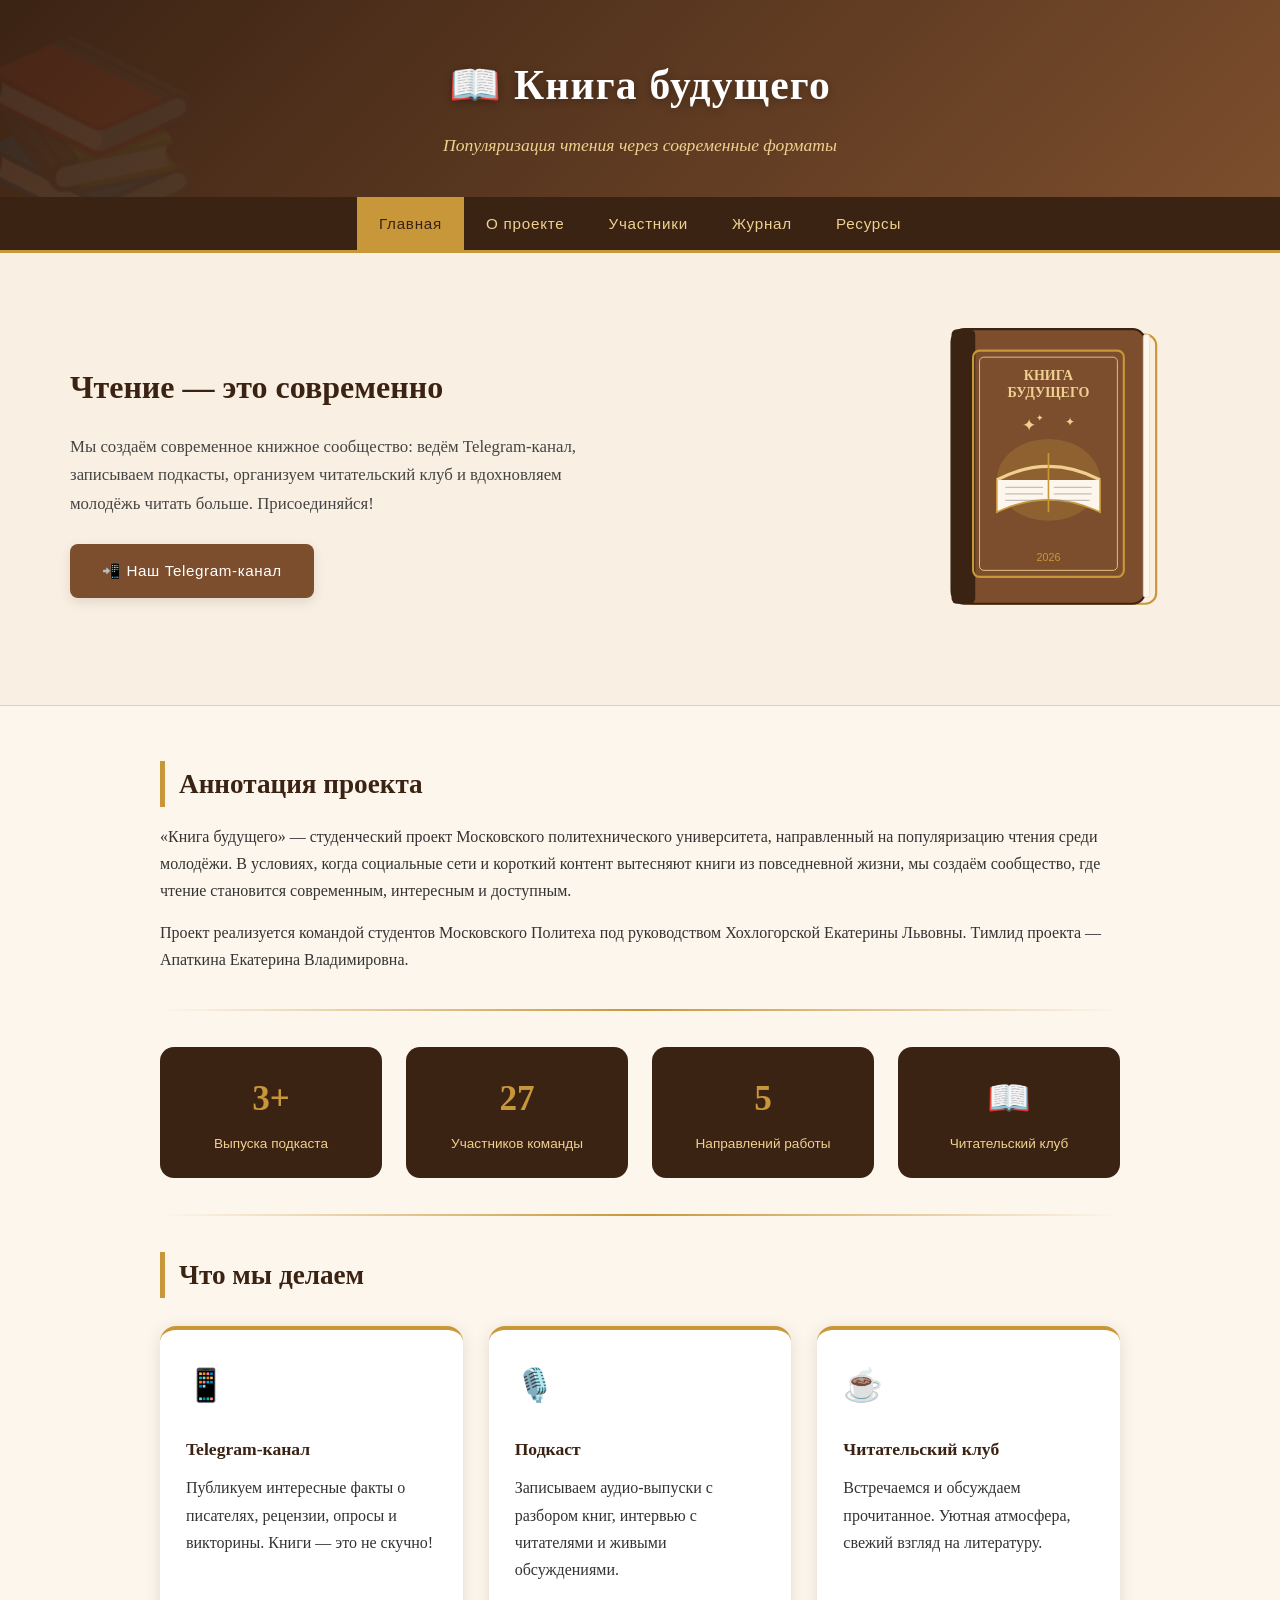
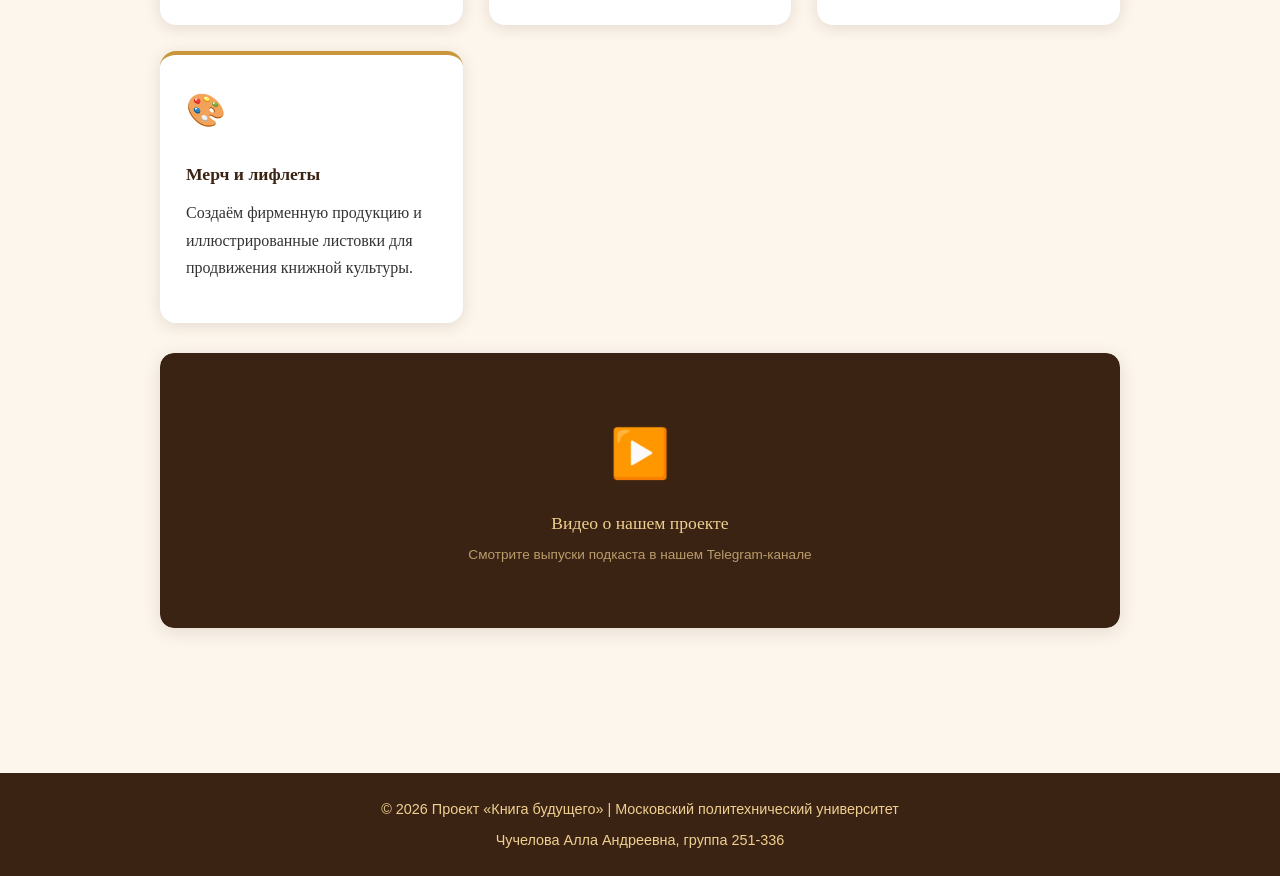
<file: site/index.html>
<!DOCTYPE html>
<html lang="ru">
<head>
  <meta charset="UTF-8">
  <meta name="viewport" content="width=device-width, initial-scale=1.0">
  <title>Книга будущего — Главная</title>
  <link rel="stylesheet" href="css/style.css">
</head>
<body>

<header>
  <h1>📖 Книга будущего</h1>
  <p>Популяризация чтения через современные форматы</p>
</header>

<nav>
  <a href="index.html" class="active">Главная</a>
  <a href="about.html">О проекте</a>
  <a href="team.html">Участники</a>
  <a href="journal.html">Журнал</a>
  <a href="resources.html">Ресурсы</a>
</nav>

<section class="hero">
  <div class="hero-text">
    <h2>Чтение — это современно</h2>
    <p>Мы создаём современное книжное сообщество: ведём Telegram-канал, записываем подкасты, организуем читательский клуб и вдохновляем молодёжь читать больше. Присоединяйся!</p>
    <a href="https://t.me/" class="btn">📲 Наш Telegram-канал</a>
  </div>

  <!-- SVG иллюстрация книги -->
  <div class="book-visual">
    <svg viewBox="0 0 260 300" xmlns="http://www.w3.org/2000/svg" class="book-svg-wrap">
      <!-- Фон страницы -->
      <rect x="30" y="20" width="180" height="250" rx="10" fill="#f9f0e3" stroke="#c8973a" stroke-width="2"/>
      <!-- Обложка -->
      <rect x="20" y="15" width="180" height="255" rx="12" fill="#7c4e2d" stroke="#3b2314" stroke-width="2"/>
      <!-- Корешок -->
      <rect x="20" y="15" width="22" height="255" rx="5" fill="#3b2314"/>
      <!-- Страницы (ребро) -->
      <rect x="198" y="20" width="6" height="244" rx="2" fill="#fdf6ec" stroke="#e0d0b0" stroke-width="0.5"/>
      <!-- Декоративная рамка на обложке -->
      <rect x="40" y="35" width="140" height="210" rx="6" fill="none" stroke="#c8973a" stroke-width="2"/>
      <rect x="46" y="41" width="128" height="198" rx="4" fill="none" stroke="#f0d090" stroke-width="0.8"/>
      <!-- Иллюстрация — раскрытая книга -->
      <ellipse cx="110" cy="155" rx="48" ry="38" fill="#c8973a" opacity="0.25"/>
      <path d="M62 155 Q110 130 158 155" stroke="#f0d090" stroke-width="3" fill="none"/>
      <path d="M62 155 L62 185 Q110 162 158 185 L158 155" fill="#fdf6ec" stroke="#c8973a" stroke-width="1.5"/>
      <line x1="110" y1="130" x2="110" y2="185" stroke="#c8973a" stroke-width="1.5"/>
      <!-- Линии текста на левой стр. -->
      <line x1="70" y1="162" x2="105" y2="162" stroke="#888" stroke-width="1.2" opacity="0.5"/>
      <line x1="70" y1="168" x2="105" y2="168" stroke="#888" stroke-width="1.2" opacity="0.5"/>
      <line x1="70" y1="174" x2="100" y2="174" stroke="#888" stroke-width="1.2" opacity="0.5"/>
      <!-- Линии текста на правой стр. -->
      <line x1="115" y1="162" x2="150" y2="162" stroke="#888" stroke-width="1.2" opacity="0.5"/>
      <line x1="115" y1="168" x2="150" y2="168" stroke="#888" stroke-width="1.2" opacity="0.5"/>
      <line x1="115" y1="174" x2="148" y2="174" stroke="#888" stroke-width="1.2" opacity="0.5"/>
      <!-- Звёздочки -->
      <text x="85" y="110" font-size="16" fill="#f0d090">✦</text>
      <text x="125" y="105" font-size="11" fill="#f0d090">✦</text>
      <text x="98" y="100" font-size="8" fill="#f0d090">✦</text>
      <!-- Название на обложке -->
      <text x="110" y="62" text-anchor="middle" font-family="Georgia,serif" font-size="13" fill="#f0d090" font-weight="bold">КНИГА</text>
      <text x="110" y="78" text-anchor="middle" font-family="Georgia,serif" font-size="13" fill="#f0d090" font-weight="bold">БУДУЩЕГО</text>
      <!-- Год -->
      <text x="110" y="230" text-anchor="middle" font-family="Arial,sans-serif" font-size="10" fill="#c8973a">2026</text>
    </svg>
  </div>
</section>

<section class="content">
  <h2>Аннотация проекта</h2>
  <p>«Книга будущего» — студенческий проект Московского политехнического университета, направленный на популяризацию чтения среди молодёжи. В условиях, когда социальные сети и короткий контент вытесняют книги из повседневной жизни, мы создаём сообщество, где чтение становится современным, интересным и доступным.</p>
  <p>Проект реализуется командой студентов Московского Политеха под руководством Хохлогорской Екатерины Львовны. Тимлид проекта — Апаткина Екатерина Владимировна.</p>

  <div class="divider"></div>

  <div class="stats">
    <div class="stat-box">
      <span class="num">3+</span>
      <span class="label">Выпуска подкаста</span>
    </div>
    <div class="stat-box">
      <span class="num">27</span>
      <span class="label">Участников команды</span>
    </div>
    <div class="stat-box">
      <span class="num">5</span>
      <span class="label">Направлений работы</span>
    </div>
    <div class="stat-box">
      <span class="num">📖</span>
      <span class="label">Читательский клуб</span>
    </div>
  </div>

  <div class="divider"></div>

  <h2>Что мы делаем</h2>
  <div class="cards">
    <div class="card">
      <span class="emoji">📱</span>
      <h3>Telegram-канал</h3>
      <p>Публикуем интересные факты о писателях, рецензии, опросы и викторины. Книги — это не скучно!</p>
    </div>
    <div class="card">
      <span class="emoji">🎙️</span>
      <h3>Подкаст</h3>
      <p>Записываем аудио-выпуски с разбором книг, интервью с читателями и живыми обсуждениями.</p>
    </div>
    <div class="card">
      <span class="emoji">☕</span>
      <h3>Читательский клуб</h3>
      <p>Встречаемся и обсуждаем прочитанное. Уютная атмосфера, свежий взгляд на литературу.</p>
    </div>
    <div class="card">
      <span class="emoji">🎨</span>
      <h3>Мерч и лифлеты</h3>
      <p>Создаём фирменную продукцию и иллюстрированные листовки для продвижения книжной культуры.</p>
    </div>
  </div>

  <div class="video-wrap">
    <div class="video-placeholder">
      <span class="play-icon">▶️</span>
      Видео о нашем проекте<br>
      <small style="opacity:0.7; font-family: Arial, sans-serif; font-size: 0.85rem;">Смотрите выпуски подкаста в нашем Telegram-канале</small>
    </div>
  </div>

</section>

<footer>
  <p>© 2026 Проект «Книга будущего» | Московский политехнический университет</p>
  <p style="margin-top:6px;">Чучелова Алла Андреевна, группа 251-336</p>
</footer>

</body>
</html>
</file>
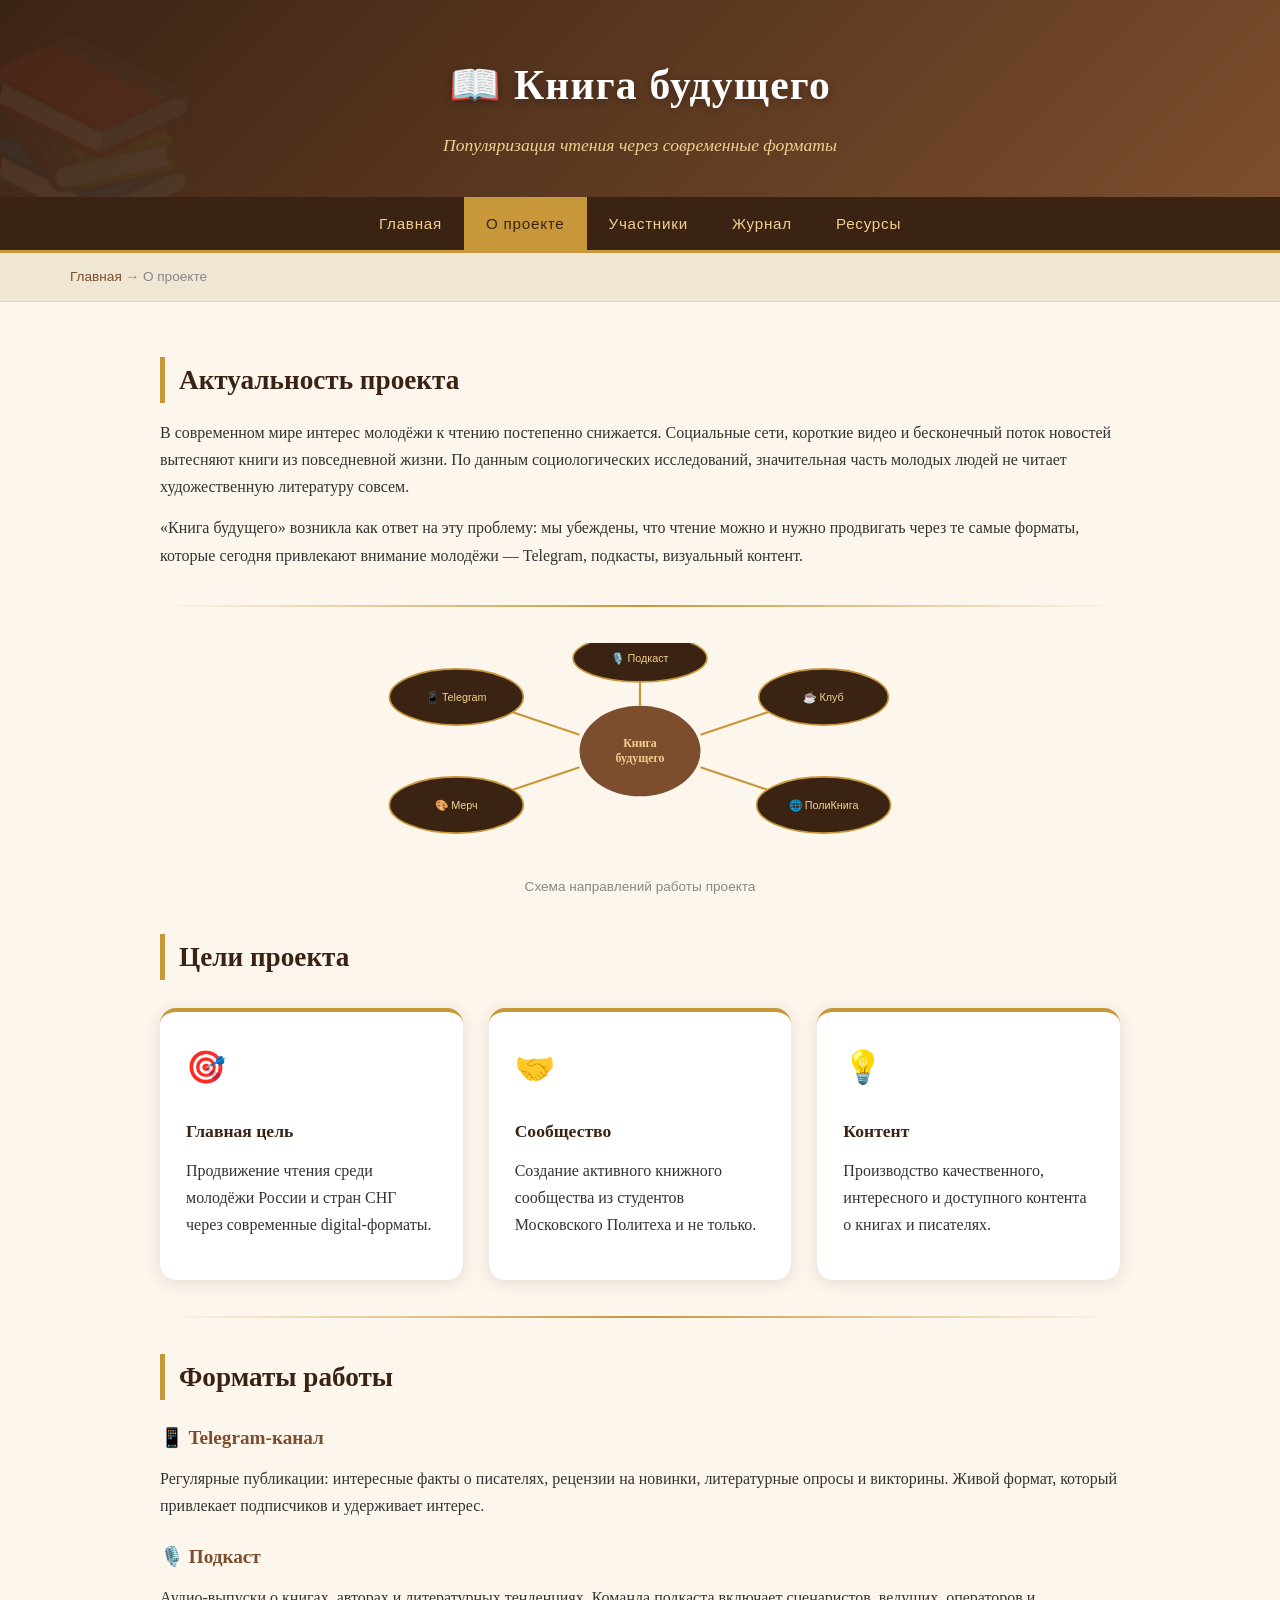
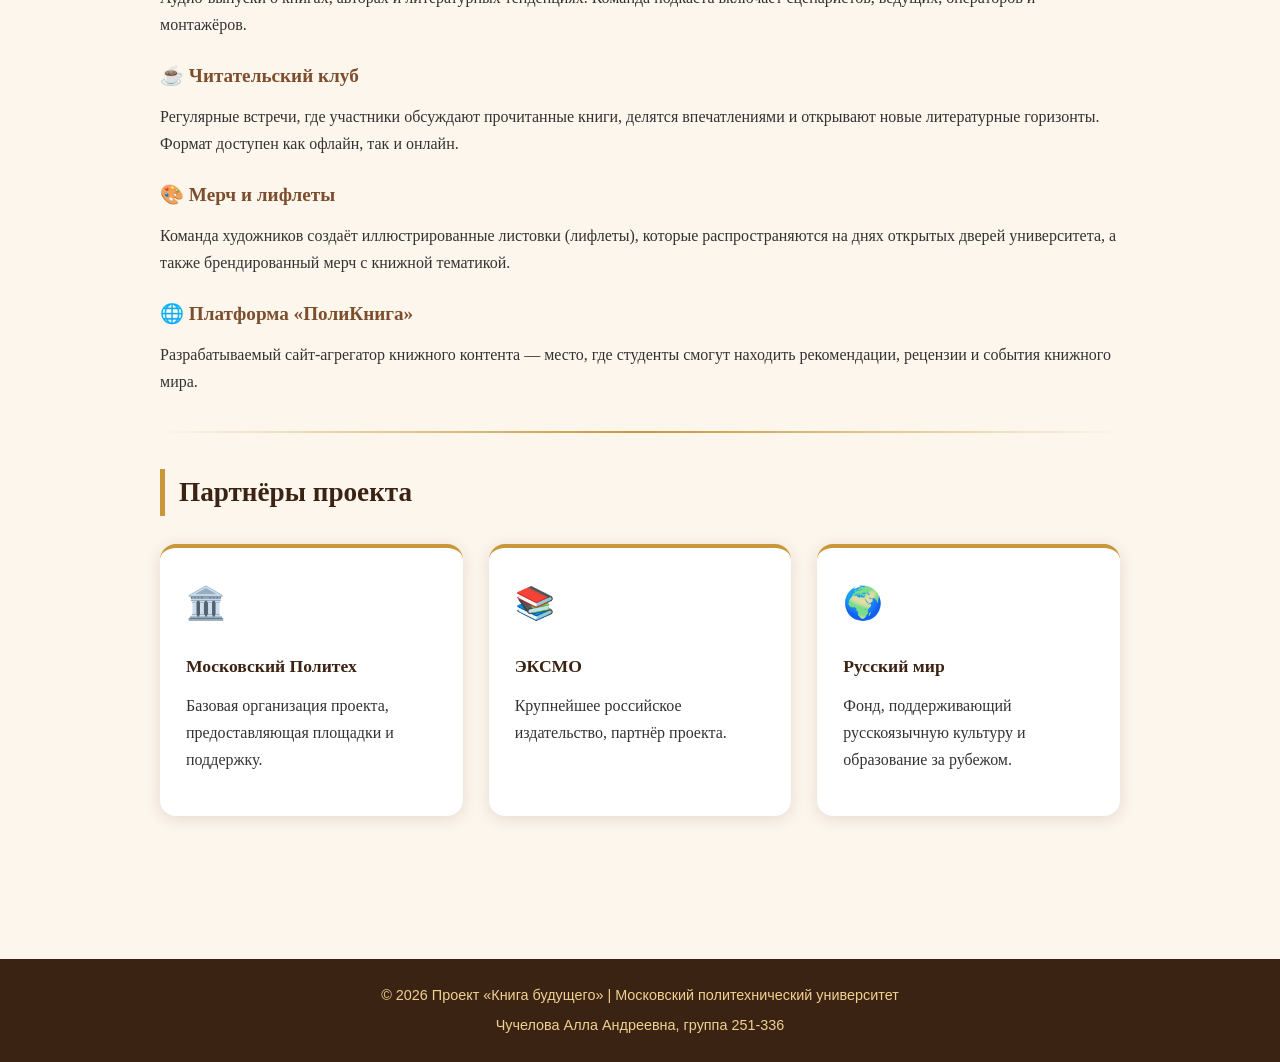
<file: site/about.html>
<!DOCTYPE html>
<html lang="ru">
<head>
  <meta charset="UTF-8">
  <meta name="viewport" content="width=device-width, initial-scale=1.0">
  <title>О проекте — Книга будущего</title>
  <link rel="stylesheet" href="css/style.css">
</head>
<body>

<header>
  <h1>📖 Книга будущего</h1>
  <p>Популяризация чтения через современные форматы</p>
</header>

<nav>
  <a href="index.html">Главная</a>
  <a href="about.html" class="active">О проекте</a>
  <a href="team.html">Участники</a>
  <a href="journal.html">Журнал</a>
  <a href="resources.html">Ресурсы</a>
</nav>

<div class="breadcrumb"><a href="index.html">Главная</a> → О проекте</div>

<section class="content">
  <h2>Актуальность проекта</h2>
  <p>В современном мире интерес молодёжи к чтению постепенно снижается. Социальные сети, короткие видео и бесконечный поток новостей вытесняют книги из повседневной жизни. По данным социологических исследований, значительная часть молодых людей не читает художественную литературу совсем.</p>
  <p>«Книга будущего» возникла как ответ на эту проблему: мы убеждены, что чтение можно и нужно продвигать через те самые форматы, которые сегодня привлекают внимание молодёжи — Telegram, подкасты, визуальный контент.</p>

  <div class="divider"></div>

  <!-- SVG — диаграмма направлений -->
  <div style="text-align:center; margin: 20px 0 36px;">
    <svg viewBox="0 0 500 200" xmlns="http://www.w3.org/2000/svg" style="max-width:540px; width:100%;">
      <!-- Центр -->
      <ellipse cx="250" cy="100" rx="56" ry="42" fill="#7c4e2d"/>
      <text x="250" y="96" text-anchor="middle" font-family="Georgia,serif" font-size="11" fill="#f0d090" font-weight="bold">Книга</text>
      <text x="250" y="110" text-anchor="middle" font-family="Georgia,serif" font-size="11" fill="#f0d090" font-weight="bold">будущего</text>
      <!-- Линии -->
      <line x1="194" y1="85" x2="105" y2="55" stroke="#c8973a" stroke-width="2"/>
      <line x1="250" y1="58" x2="250" y2="20" stroke="#c8973a" stroke-width="2"/>
      <line x1="306" y1="85" x2="395" y2="55" stroke="#c8973a" stroke-width="2"/>
      <line x1="194" y1="115" x2="105" y2="145" stroke="#c8973a" stroke-width="2"/>
      <line x1="306" y1="115" x2="395" y2="145" stroke="#c8973a" stroke-width="2"/>
      <!-- Узлы -->
      <ellipse cx="80" cy="50" rx="62" ry="26" fill="#3b2314" stroke="#c8973a" stroke-width="1.5"/>
      <text x="80" y="54" text-anchor="middle" font-family="Arial,sans-serif" font-size="10" fill="#f0d090">📱 Telegram</text>
      <ellipse cx="250" cy="14" rx="62" ry="22" fill="#3b2314" stroke="#c8973a" stroke-width="1.5"/>
      <text x="250" y="18" text-anchor="middle" font-family="Arial,sans-serif" font-size="10" fill="#f0d090">🎙️ Подкаст</text>
      <ellipse cx="420" cy="50" rx="60" ry="26" fill="#3b2314" stroke="#c8973a" stroke-width="1.5"/>
      <text x="420" y="54" text-anchor="middle" font-family="Arial,sans-serif" font-size="10" fill="#f0d090">☕ Клуб</text>
      <ellipse cx="80" cy="150" rx="62" ry="26" fill="#3b2314" stroke="#c8973a" stroke-width="1.5"/>
      <text x="80" y="154" text-anchor="middle" font-family="Arial,sans-serif" font-size="10" fill="#f0d090">🎨 Мерч</text>
      <ellipse cx="420" cy="150" rx="62" ry="26" fill="#3b2314" stroke="#c8973a" stroke-width="1.5"/>
      <text x="420" y="154" text-anchor="middle" font-family="Arial,sans-serif" font-size="10" fill="#f0d090">🌐 ПолиКнига</text>
    </svg>
    <p style="font-size:0.85rem; color:#888; font-family:Arial,sans-serif; margin-top:8px;">Схема направлений работы проекта</p>
  </div>

  <h2>Цели проекта</h2>
  <div class="cards">
    <div class="card">
      <span class="emoji">🎯</span>
      <h3>Главная цель</h3>
      <p>Продвижение чтения среди молодёжи России и стран СНГ через современные digital-форматы.</p>
    </div>
    <div class="card">
      <span class="emoji">🤝</span>
      <h3>Сообщество</h3>
      <p>Создание активного книжного сообщества из студентов Московского Политеха и не только.</p>
    </div>
    <div class="card">
      <span class="emoji">💡</span>
      <h3>Контент</h3>
      <p>Производство качественного, интересного и доступного контента о книгах и писателях.</p>
    </div>
  </div>

  <div class="divider"></div>

  <h2>Форматы работы</h2>

  <h3>📱 Telegram-канал</h3>
  <p>Регулярные публикации: интересные факты о писателях, рецензии на новинки, литературные опросы и викторины. Живой формат, который привлекает подписчиков и удерживает интерес.</p>

  <h3>🎙️ Подкаст</h3>
  <p>Аудио-выпуски о книгах, авторах и литературных тенденциях. Команда подкаста включает сценаристов, ведущих, операторов и монтажёров.</p>

  <h3>☕ Читательский клуб</h3>
  <p>Регулярные встречи, где участники обсуждают прочитанные книги, делятся впечатлениями и открывают новые литературные горизонты. Формат доступен как офлайн, так и онлайн.</p>

  <h3>🎨 Мерч и лифлеты</h3>
  <p>Команда художников создаёт иллюстрированные листовки (лифлеты), которые распространяются на днях открытых дверей университета, а также брендированный мерч с книжной тематикой.</p>

  <h3>🌐 Платформа «ПолиКнига»</h3>
  <p>Разрабатываемый сайт-агрегатор книжного контента — место, где студенты смогут находить рекомендации, рецензии и события книжного мира.</p>

  <div class="divider"></div>

  <h2>Партнёры проекта</h2>
  <div class="cards">
    <div class="card">
      <span class="emoji">🏛️</span>
      <h3>Московский Политех</h3>
      <p>Базовая организация проекта, предоставляющая площадки и поддержку.</p>
    </div>
    <div class="card">
      <span class="emoji">📚</span>
      <h3>ЭКСМО</h3>
      <p>Крупнейшее российское издательство, партнёр проекта.</p>
    </div>
    <div class="card">
      <span class="emoji">🌍</span>
      <h3>Русский мир</h3>
      <p>Фонд, поддерживающий русскоязычную культуру и образование за рубежом.</p>
    </div>
  </div>

</section>

<footer>
  <p>© 2026 Проект «Книга будущего» | Московский политехнический университет</p>
  <p style="margin-top:6px;">Чучелова Алла Андреевна, группа 251-336</p>
</footer>

</body>
</html>
</file>
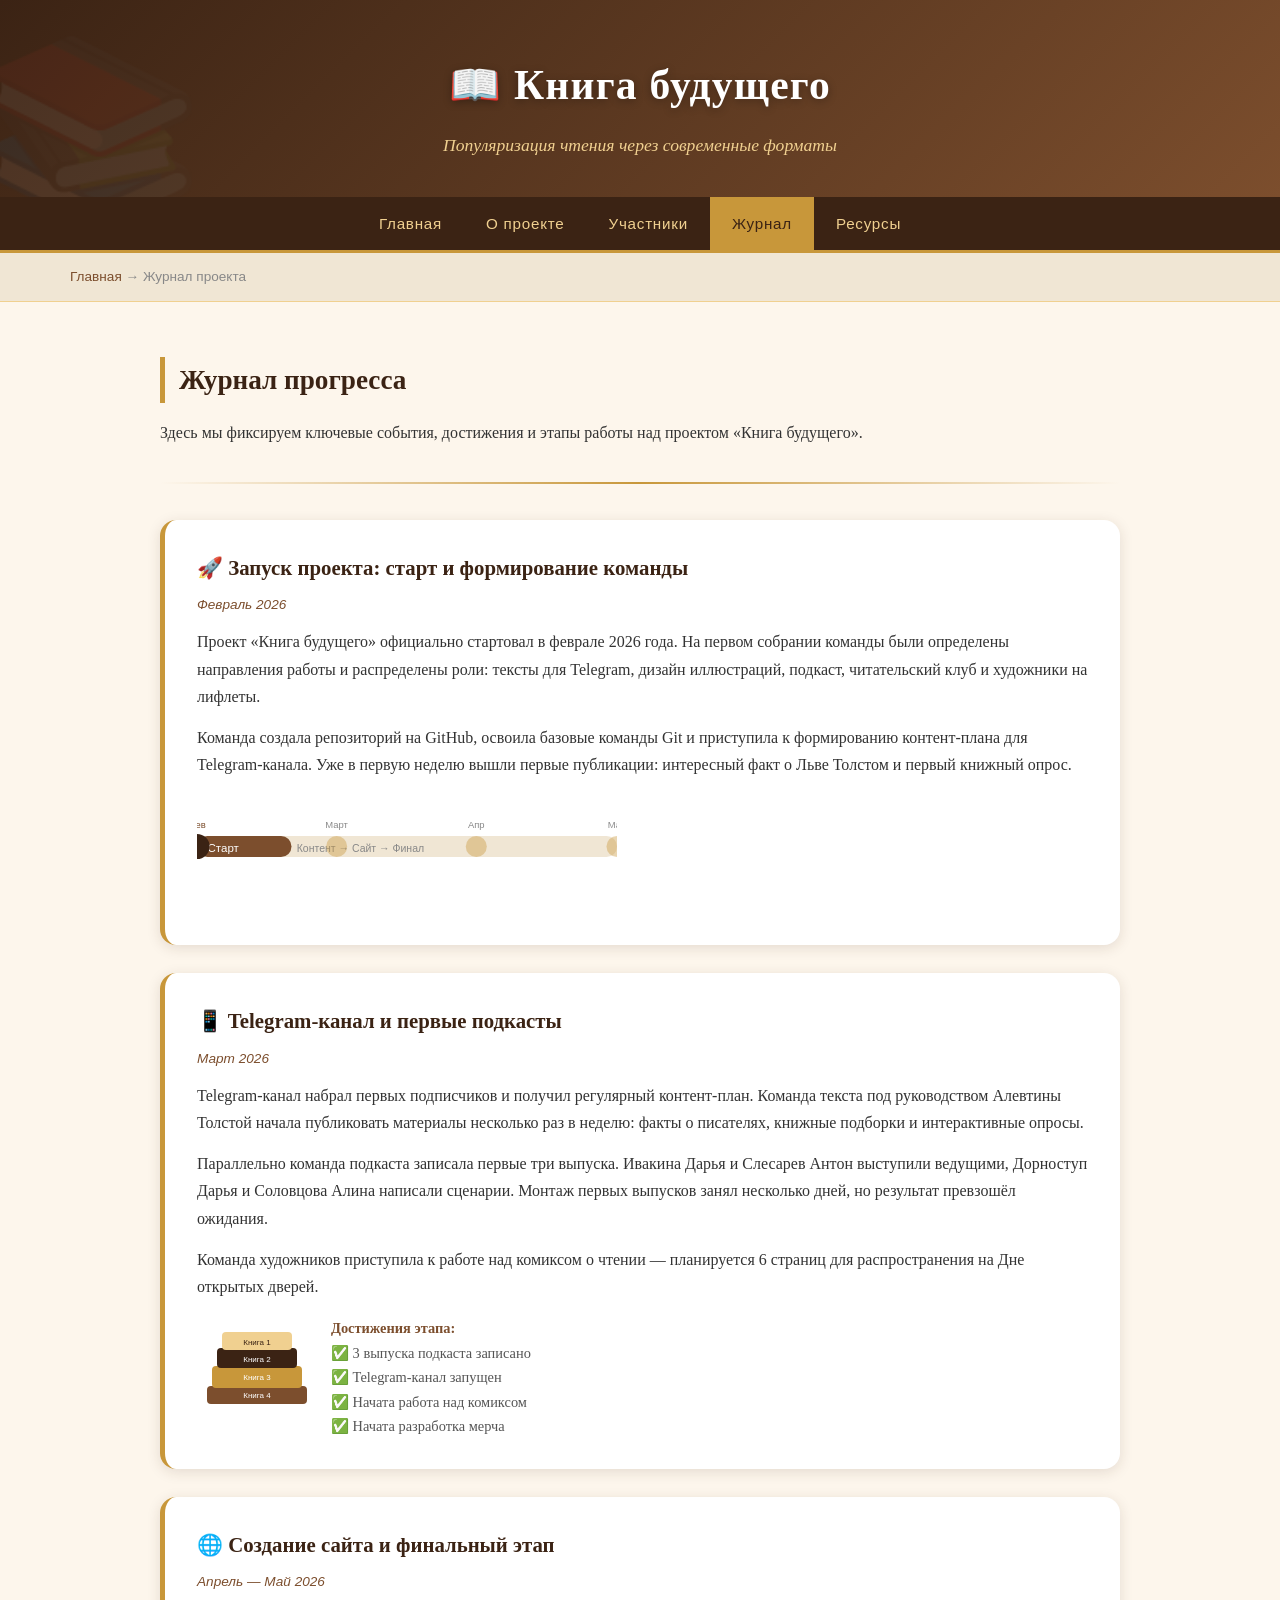
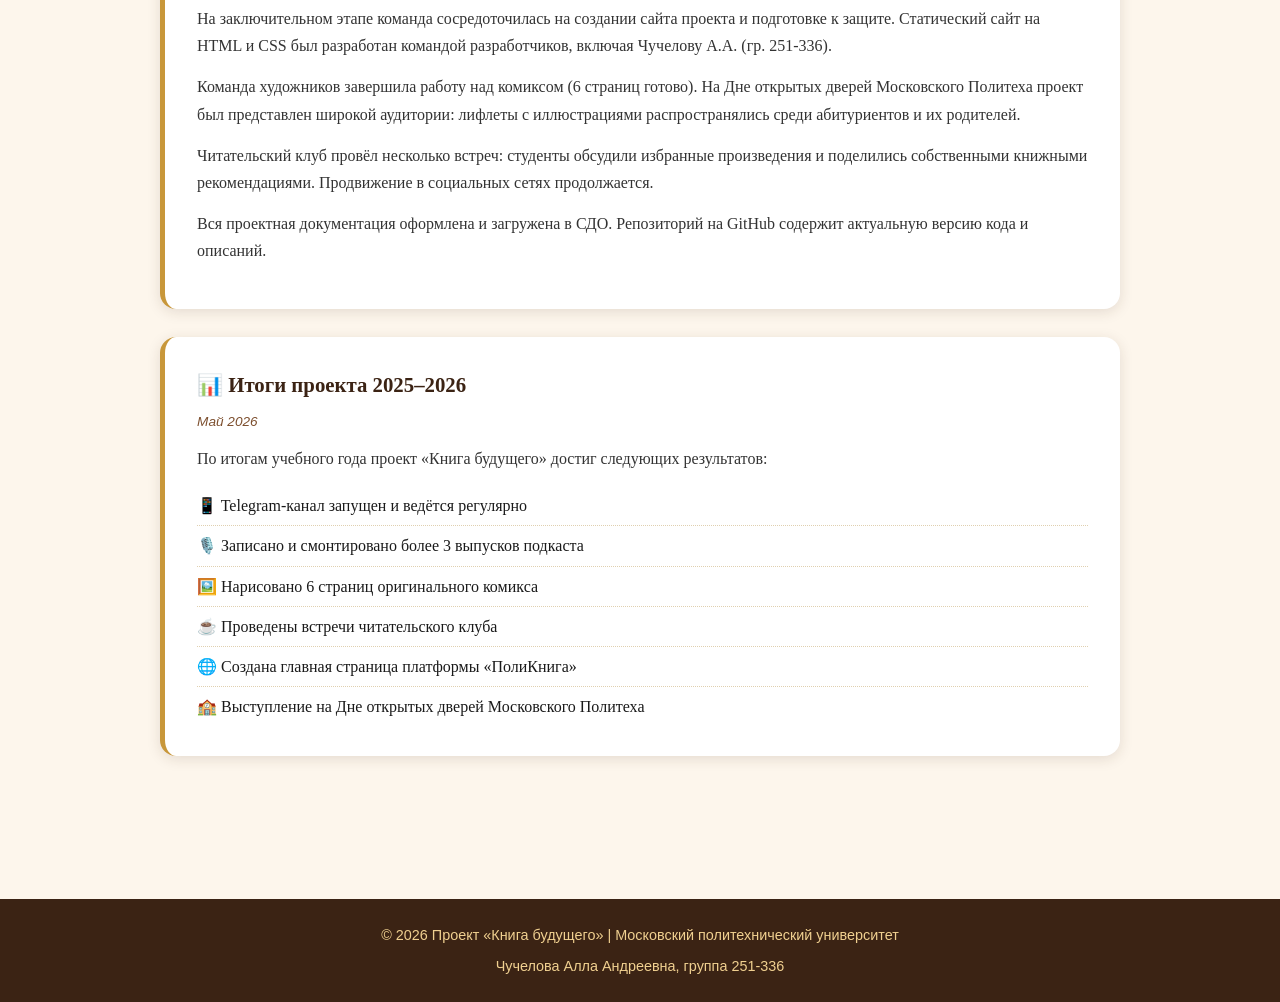
<file: site/journal.html>
<!DOCTYPE html>
<html lang="ru">
<head>
  <meta charset="UTF-8">
  <meta name="viewport" content="width=device-width, initial-scale=1.0">
  <title>Журнал проекта — Книга будущего</title>
  <link rel="stylesheet" href="css/style.css">
</head>
<body>

<header>
  <h1>📖 Книга будущего</h1>
  <p>Популяризация чтения через современные форматы</p>
</header>

<nav>
  <a href="index.html">Главная</a>
  <a href="about.html">О проекте</a>
  <a href="team.html">Участники</a>
  <a href="journal.html" class="active">Журнал</a>
  <a href="resources.html">Ресурсы</a>
</nav>

<div class="breadcrumb"><a href="index.html">Главная</a> → Журнал проекта</div>

<section class="content">
  <h2>Журнал прогресса</h2>
  <p>Здесь мы фиксируем ключевые события, достижения и этапы работы над проектом «Книга будущего».</p>

  <div class="divider"></div>

  <div class="post">
    <h2>🚀 Запуск проекта: старт и формирование команды</h2>
    <div class="date">Февраль 2026</div>
    <p>Проект «Книга будущего» официально стартовал в феврале 2026 года. На первом собрании команды были определены направления работы и распределены роли: тексты для Telegram, дизайн иллюстраций, подкаст, читательский клуб и художники на лифлеты.</p>
    <p>Команда создала репозиторий на GitHub, освоила базовые команды Git и приступила к формированию контент-плана для Telegram-канала. Уже в первую неделю вышли первые публикации: интересный факт о Льве Толстом и первый книжный опрос.</p>

    <!-- SVG — иллюстрация запуска -->
    <svg viewBox="0 0 400 100" xmlns="http://www.w3.org/2000/svg" style="width:100%;max-width:420px;margin:16px 0;display:block;">
      <rect x="0" y="40" width="400" height="20" rx="10" fill="#f0e6d4"/>
      <rect x="0" y="40" width="90" height="20" rx="10" fill="#7c4e2d"/>
      <text x="10" y="55" font-family="Arial,sans-serif" font-size="11" fill="white">Старт</text>
      <text x="95" y="55" font-family="Arial,sans-serif" font-size="10" fill="#888">Контент → Сайт → Финал</text>
      <circle cx="0" cy="50" r="12" fill="#3b2314"/>
      <circle cx="133" cy="50" r="10" fill="#c8973a" opacity="0.4"/>
      <circle cx="266" cy="50" r="10" fill="#c8973a" opacity="0.4"/>
      <circle cx="400" cy="50" r="10" fill="#c8973a" opacity="0.4"/>
      <text x="0" y="32" text-anchor="middle" font-family="Arial,sans-serif" font-size="9" fill="#7c4e2d">Фев</text>
      <text x="133" y="32" text-anchor="middle" font-family="Arial,sans-serif" font-size="9" fill="#888">Март</text>
      <text x="266" y="32" text-anchor="middle" font-family="Arial,sans-serif" font-size="9" fill="#888">Апр</text>
      <text x="400" y="32" text-anchor="middle" font-family="Arial,sans-serif" font-size="9" fill="#888">Май</text>
    </svg>
  </div>

  <div class="post">
    <h2>📱 Telegram-канал и первые подкасты</h2>
    <div class="date">Март 2026</div>
    <p>Telegram-канал набрал первых подписчиков и получил регулярный контент-план. Команда текста под руководством Алевтины Толстой начала публиковать материалы несколько раз в неделю: факты о писателях, книжные подборки и интерактивные опросы.</p>
    <p>Параллельно команда подкаста записала первые три выпуска. Ивакина Дарья и Слесарев Антон выступили ведущими, Дорноступ Дарья и Соловцова Алина написали сценарии. Монтаж первых выпусков занял несколько дней, но результат превзошёл ожидания.</p>
    <p>Команда художников приступила к работе над комиксом о чтении — планируется 6 страниц для распространения на Дне открытых дверей.</p>

    <div style="display:flex; gap:14px; flex-wrap:wrap; margin-top:16px;">
      <!-- Мини-иллюстрация: стек книг -->
      <svg viewBox="0 0 120 100" xmlns="http://www.w3.org/2000/svg" style="width:120px;height:100px;">
        <rect x="10" y="70" width="100" height="18" rx="4" fill="#7c4e2d"/>
        <rect x="15" y="50" width="90" height="22" rx="4" fill="#c8973a"/>
        <rect x="20" y="32" width="80" height="20" rx="4" fill="#3b2314"/>
        <rect x="25" y="16" width="70" height="18" rx="4" fill="#f0d090"/>
        <text x="60" y="82" text-anchor="middle" font-family="Arial" font-size="8" fill="white">Книга 4</text>
        <text x="60" y="64" text-anchor="middle" font-family="Arial" font-size="8" fill="white">Книга 3</text>
        <text x="60" y="46" text-anchor="middle" font-family="Arial" font-size="8" fill="white">Книга 2</text>
        <text x="60" y="29" text-anchor="middle" font-family="Arial" font-size="8" fill="#3b2314">Книга 1</text>
      </svg>
      <div style="font-size:0.9rem; color:#555; flex:1; min-width:200px;">
        <strong style="color:#7c4e2d;">Достижения этапа:</strong><br>
        ✅ 3 выпуска подкаста записано<br>
        ✅ Telegram-канал запущен<br>
        ✅ Начата работа над комиксом<br>
        ✅ Начата разработка мерча
      </div>
    </div>
  </div>

  <div class="post">
    <h2>🌐 Создание сайта и финальный этап</h2>
    <div class="date">Апрель — Май 2026</div>
    <p>На заключительном этапе команда сосредоточилась на создании сайта проекта и подготовке к защите. Статический сайт на HTML и CSS был разработан командой разработчиков, включая Чучелову А.А. (гр. 251-336).</p>
    <p>Команда художников завершила работу над комиксом (6 страниц готово). На Дне открытых дверей Московского Политеха проект был представлен широкой аудитории: лифлеты с иллюстрациями распространялись среди абитуриентов и их родителей.</p>
    <p>Читательский клуб провёл несколько встреч: студенты обсудили избранные произведения и поделились собственными книжными рекомендациями. Продвижение в социальных сетях продолжается.</p>
    <p>Вся проектная документация оформлена и загружена в СДО. Репозиторий на GitHub содержит актуальную версию кода и описаний.</p>
  </div>

  <div class="post">
    <h2>📊 Итоги проекта 2025–2026</h2>
    <div class="date">Май 2026</div>
    <p>По итогам учебного года проект «Книга будущего» достиг следующих результатов:</p>
    <ul style="list-style: none; padding: 0; margin-top: 12px;">
      <li style="padding: 6px 0; border-bottom: 1px dotted #e0d0b0;">📱 Telegram-канал запущен и ведётся регулярно</li>
      <li style="padding: 6px 0; border-bottom: 1px dotted #e0d0b0;">🎙️ Записано и смонтировано более 3 выпусков подкаста</li>
      <li style="padding: 6px 0; border-bottom: 1px dotted #e0d0b0;">🖼️ Нарисовано 6 страниц оригинального комикса</li>
      <li style="padding: 6px 0; border-bottom: 1px dotted #e0d0b0;">☕ Проведены встречи читательского клуба</li>
      <li style="padding: 6px 0; border-bottom: 1px dotted #e0d0b0;">🌐 Создана главная страница платформы «ПолиКнига»</li>
      <li style="padding: 6px 0;">🏫 Выступление на Дне открытых дверей Московского Политеха</li>
    </ul>
  </div>

</section>

<footer>
  <p>© 2026 Проект «Книга будущего» | Московский политехнический университет</p>
  <p style="margin-top:6px;">Чучелова Алла Андреевна, группа 251-336</p>
</footer>

</body>
</html>
</file>
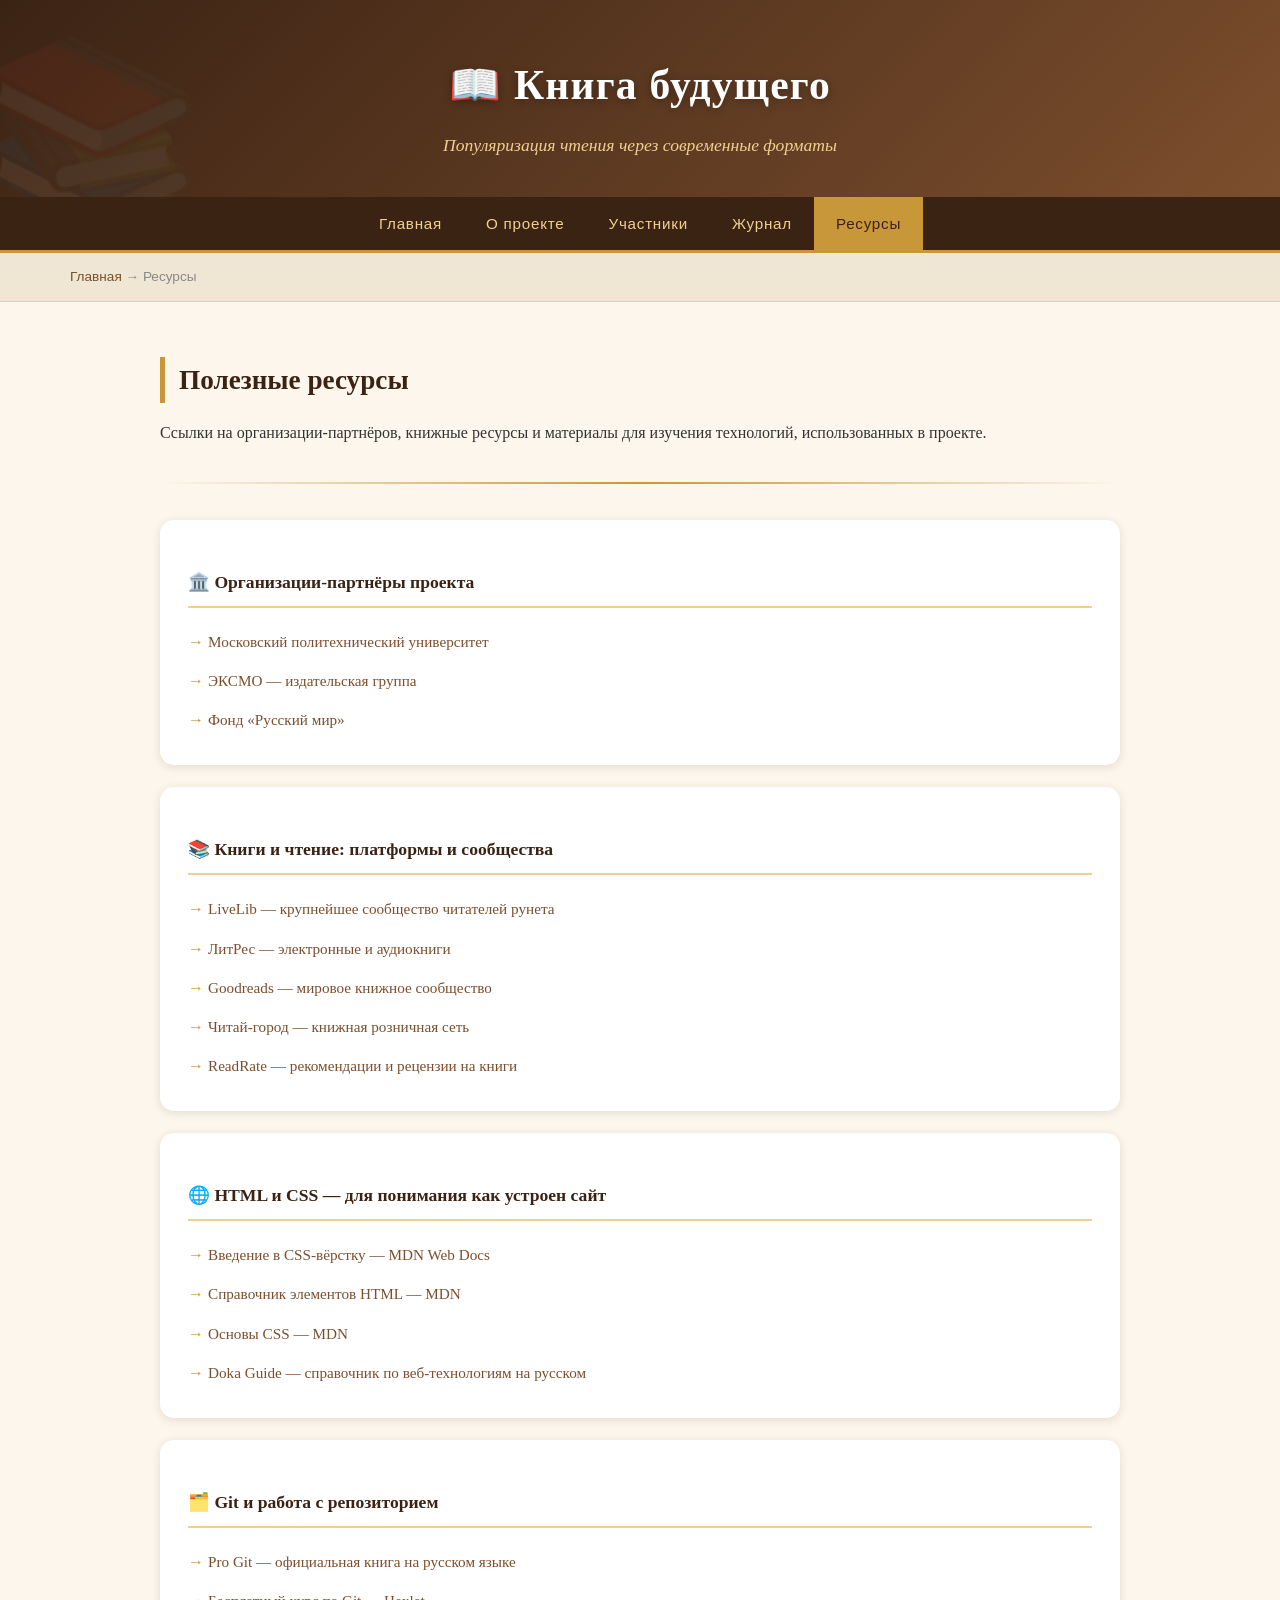
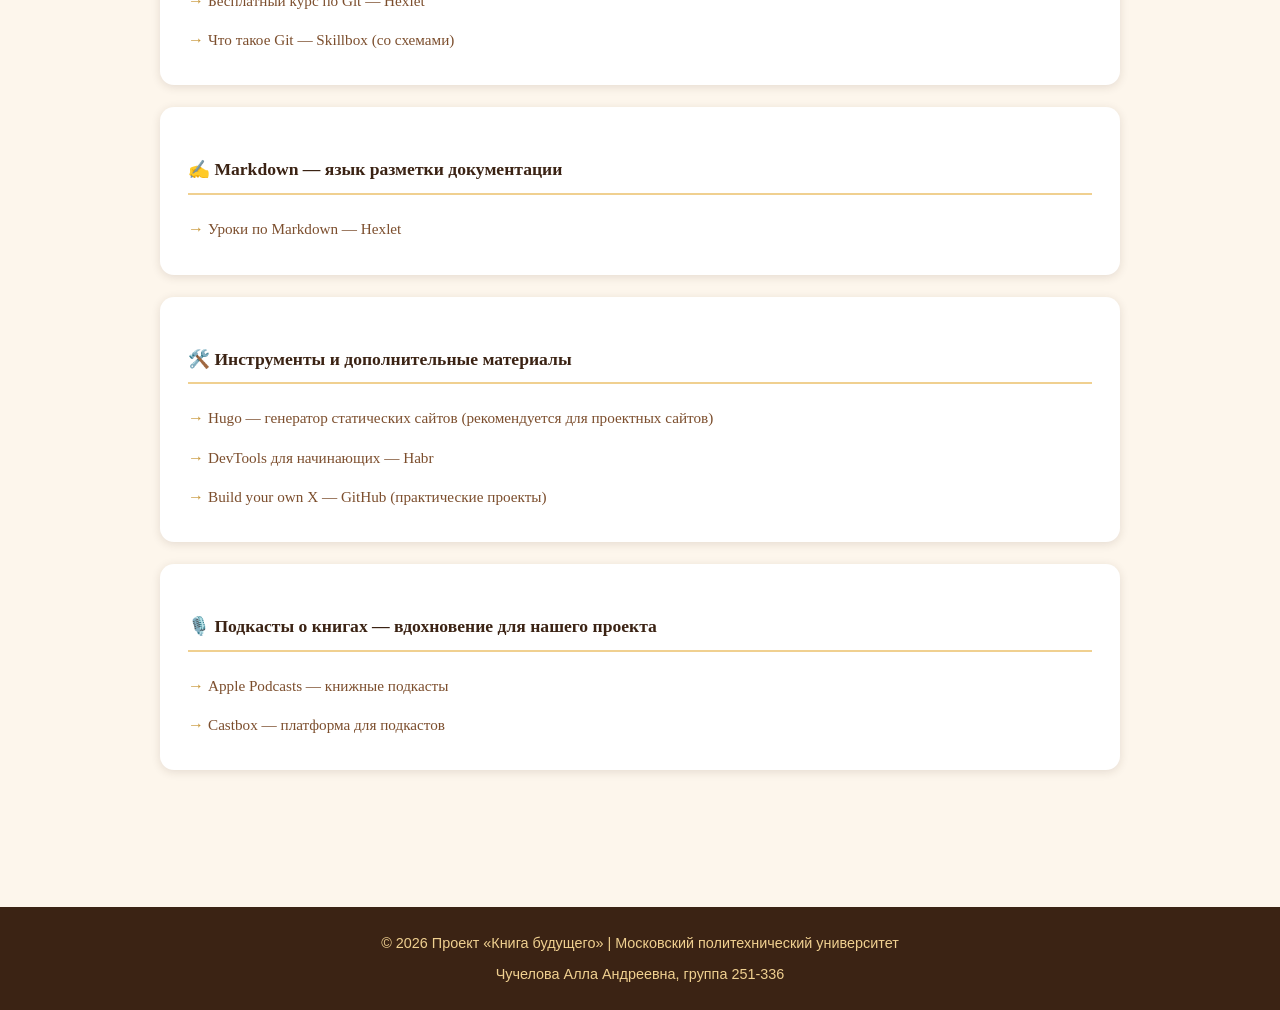
<file: site/resources.html>
<!DOCTYPE html>
<html lang="ru">
<head>
  <meta charset="UTF-8">
  <meta name="viewport" content="width=device-width, initial-scale=1.0">
  <title>Ресурсы — Книга будущего</title>
  <link rel="stylesheet" href="css/style.css">
</head>
<body>

<header>
  <h1>📖 Книга будущего</h1>
  <p>Популяризация чтения через современные форматы</p>
</header>

<nav>
  <a href="index.html">Главная</a>
  <a href="about.html">О проекте</a>
  <a href="team.html">Участники</a>
  <a href="journal.html">Журнал</a>
  <a href="resources.html" class="active">Ресурсы</a>
</nav>

<div class="breadcrumb"><a href="index.html">Главная</a> → Ресурсы</div>

<section class="content">
  <h2>Полезные ресурсы</h2>
  <p>Ссылки на организации-партнёров, книжные ресурсы и материалы для изучения технологий, использованных в проекте.</p>

  <div class="divider"></div>

  <div class="resource-section">
    <h3>🏛️ Организации-партнёры проекта</h3>
    <ul>
      <li><a href="https://mospolytech.ru/" target="_blank">Московский политехнический университет</a></li>
      <li><a href="https://eksmo.ru/" target="_blank">ЭКСМО — издательская группа</a></li>
      <li><a href="https://russkiymir.ru/" target="_blank">Фонд «Русский мир»</a></li>
    </ul>
  </div>

  <div class="resource-section">
    <h3>📚 Книги и чтение: платформы и сообщества</h3>
    <ul>
      <li><a href="https://www.livelib.ru/" target="_blank">LiveLib — крупнейшее сообщество читателей рунета</a></li>
      <li><a href="https://www.litres.ru/" target="_blank">ЛитРес — электронные и аудиокниги</a></li>
      <li><a href="https://www.goodreads.com/" target="_blank">Goodreads — мировое книжное сообщество</a></li>
      <li><a href="https://www.chitai-gorod.ru/" target="_blank">Читай-город — книжная розничная сеть</a></li>
      <li><a href="https://readrate.com/" target="_blank">ReadRate — рекомендации и рецензии на книги</a></li>
    </ul>
  </div>

  <div class="resource-section">
    <h3>🌐 HTML и CSS — для понимания как устроен сайт</h3>
    <ul>
      <li><a href="https://developer.mozilla.org/ru/docs/Learn_web_development/Core/CSS_layout/Introduction" target="_blank">Введение в CSS-вёрстку — MDN Web Docs</a></li>
      <li><a href="https://developer.mozilla.org/ru/docs/Web/HTML/Element" target="_blank">Справочник элементов HTML — MDN</a></li>
      <li><a href="https://developer.mozilla.org/ru/docs/Web/CSS" target="_blank">Основы CSS — MDN</a></li>
      <li><a href="https://doka.guide/" target="_blank">Doka Guide — справочник по веб-технологиям на русском</a></li>
    </ul>
  </div>

  <div class="resource-section">
    <h3>🗂️ Git и работа с репозиторием</h3>
    <ul>
      <li><a href="https://git-scm.com/book/ru/v2" target="_blank">Pro Git — официальная книга на русском языке</a></li>
      <li><a href="https://ru.hexlet.io/courses/intro_to_git" target="_blank">Бесплатный курс по Git — Hexlet</a></li>
      <li><a href="https://skillbox.ru/media/code/chto_takoe_git_obyasnyaem_na_skhemakh/" target="_blank">Что такое Git — Skillbox (со схемами)</a></li>
    </ul>
  </div>

  <div class="resource-section">
    <h3>✍️ Markdown — язык разметки документации</h3>
    <ul>
      <li><a href="https://ru.hexlet.io/lesson_filters/markdown" target="_blank">Уроки по Markdown — Hexlet</a></li>
    </ul>
  </div>

  <div class="resource-section">
    <h3>🛠️ Инструменты и дополнительные материалы</h3>
    <ul>
      <li><a href="https://gohugo.io/" target="_blank">Hugo — генератор статических сайтов (рекомендуется для проектных сайтов)</a></li>
      <li><a href="https://habr.com/ru/articles/548898/" target="_blank">DevTools для начинающих — Habr</a></li>
      <li><a href="https://github.com/codecrafters-io/build-your-own-x" target="_blank">Build your own X — GitHub (практические проекты)</a></li>
    </ul>
  </div>

  <div class="resource-section">
    <h3>🎙️ Подкасты о книгах — вдохновение для нашего проекта</h3>
    <ul>
      <li><a href="https://podcasts.apple.com/" target="_blank">Apple Podcasts — книжные подкасты</a></li>
      <li><a href="https://castbox.fm/" target="_blank">Castbox — платформа для подкастов</a></li>
    </ul>
  </div>

</section>

<footer>
  <p>© 2026 Проект «Книга будущего» | Московский политехнический университет</p>
  <p style="margin-top:6px;">Чучелова Алла Андреевна, группа 251-336</p>
</footer>

</body>
</html>
</file>
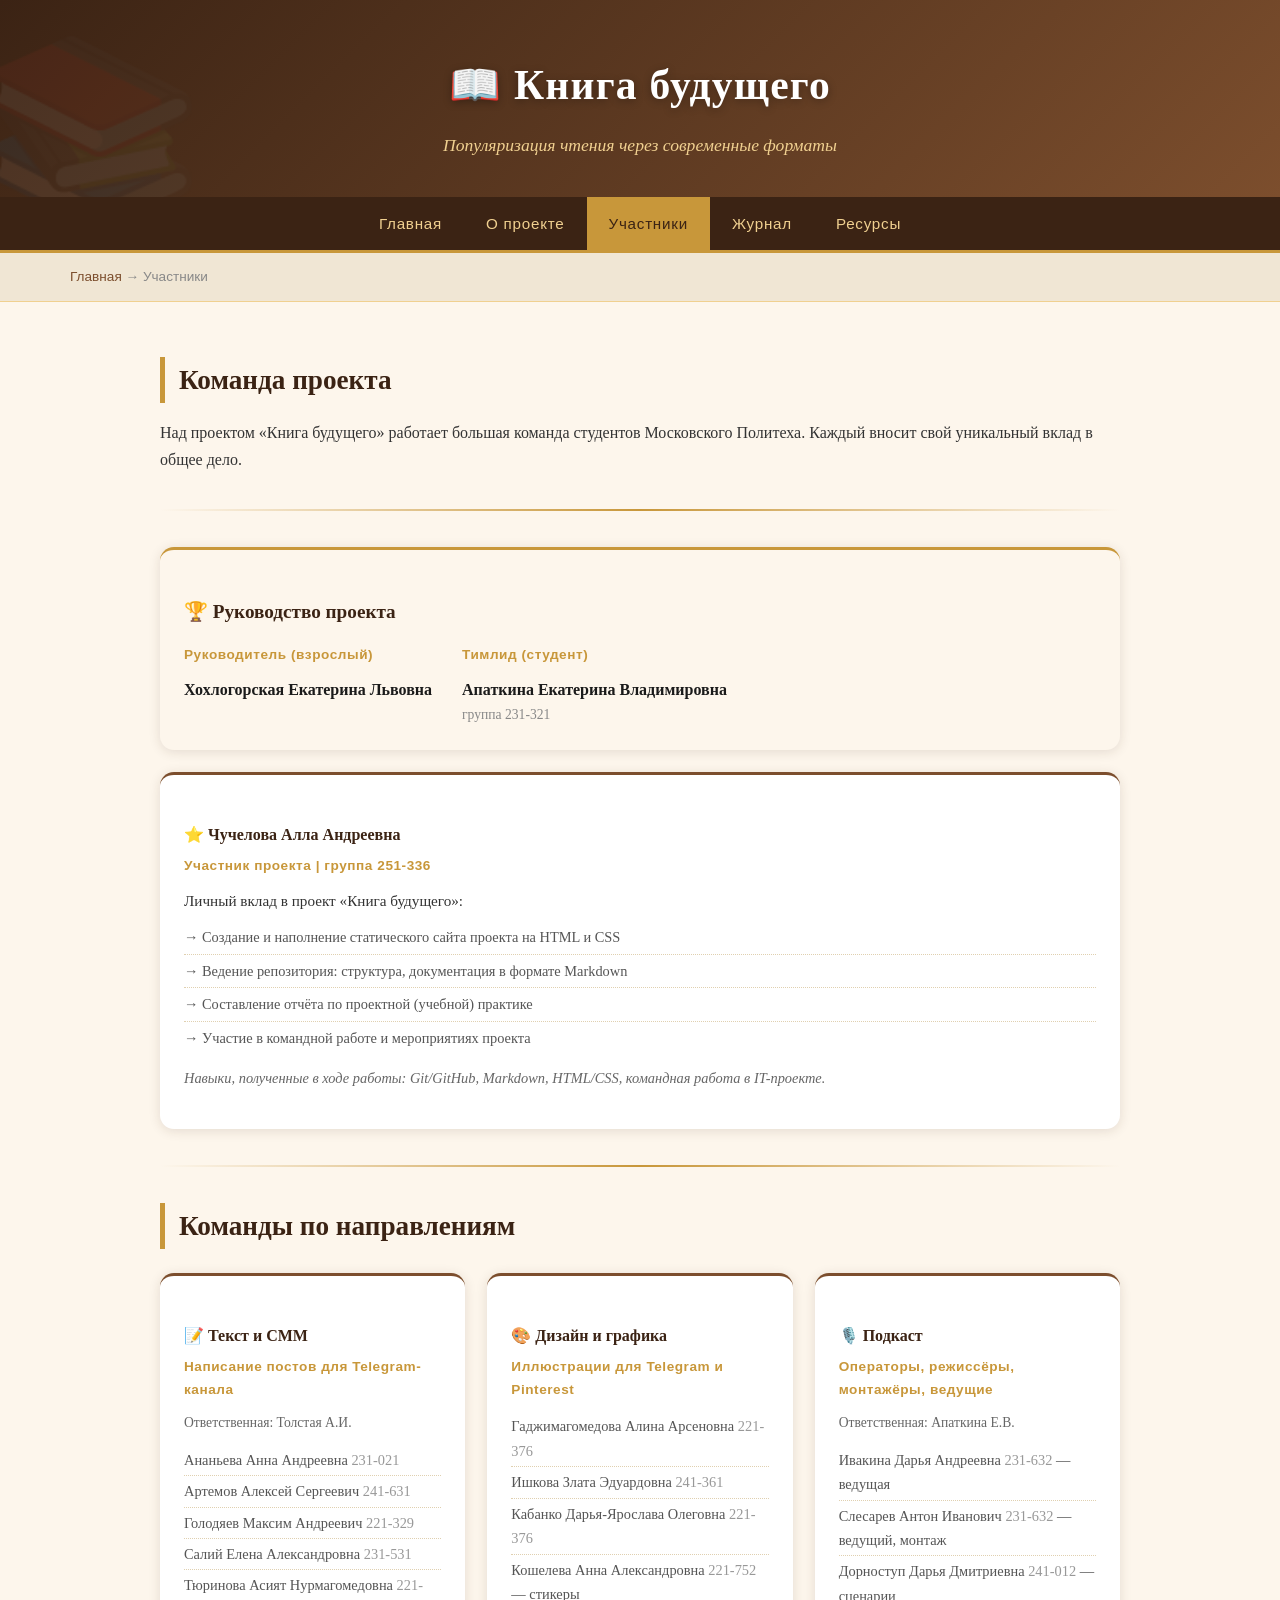
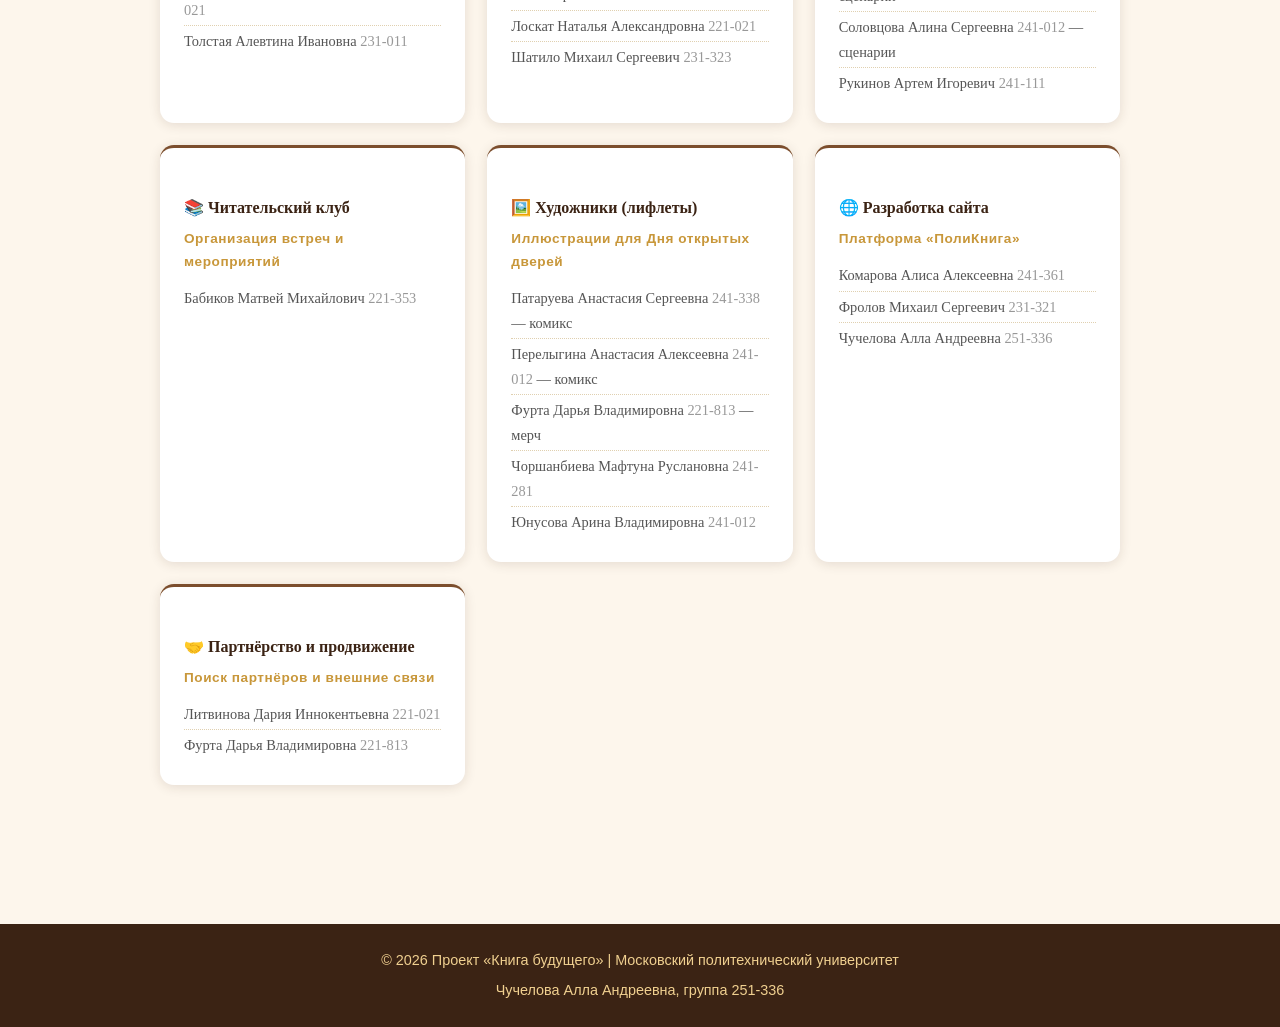
<file: site/team.html>
<!DOCTYPE html>
<html lang="ru">
<head>
  <meta charset="UTF-8">
  <meta name="viewport" content="width=device-width, initial-scale=1.0">
  <title>Участники — Книга будущего</title>
  <link rel="stylesheet" href="css/style.css">
</head>
<body>

<header>
  <h1>📖 Книга будущего</h1>
  <p>Популяризация чтения через современные форматы</p>
</header>

<nav>
  <a href="index.html">Главная</a>
  <a href="about.html">О проекте</a>
  <a href="team.html" class="active">Участники</a>
  <a href="journal.html">Журнал</a>
  <a href="resources.html">Ресурсы</a>
</nav>

<div class="breadcrumb"><a href="index.html">Главная</a> → Участники</div>

<section class="content">
  <h2>Команда проекта</h2>
  <p>Над проектом «Книга будущего» работает большая команда студентов Московского Политеха. Каждый вносит свой уникальный вклад в общее дело.</p>

  <div class="divider"></div>

  <!-- Руководство -->
  <div class="team-card" style="border-top-color: #c8973a; margin-bottom: 22px; background: #fdf6ec;">
    <h3 style="font-size: 1.2rem;">🏆 Руководство проекта</h3>
    <div style="display: flex; gap: 30px; flex-wrap: wrap; margin-top: 14px;">
      <div>
        <div class="role">Руководитель (взрослый)</div>
        <strong>Хохлогорская Екатерина Львовна</strong>
      </div>
      <div>
        <div class="role">Тимлид (студент)</div>
        <strong>Апаткина Екатерина Владимировна</strong>
        <div style="font-size:0.85rem; color:#888;">группа 231-321</div>
      </div>
    </div>
  </div>

  <!-- Чучелова — личный вклад -->
  <div class="team-card" style="border-top-color: #7c4e2d; margin-bottom: 22px;">
    <h3>⭐ Чучелова Алла Андреевна</h3>
    <div class="role">Участник проекта | группа 251-336</div>
    <p style="margin: 10px 0 8px; font-size: 0.95rem;">Личный вклад в проект «Книга будущего»:</p>
    <ul style="list-style: none; padding: 0;">
      <li style="padding: 4px 0; border-bottom: 1px dotted #e0d0b0;">→ Создание и наполнение статического сайта проекта на HTML и CSS</li>
      <li style="padding: 4px 0; border-bottom: 1px dotted #e0d0b0;">→ Ведение репозитория: структура, документация в формате Markdown</li>
      <li style="padding: 4px 0; border-bottom: 1px dotted #e0d0b0;">→ Составление отчёта по проектной (учебной) практике</li>
      <li style="padding: 4px 0;">→ Участие в командной работе и мероприятиях проекта</li>
    </ul>
    <p style="margin-top: 12px; font-size: 0.9rem; color: #666; font-style: italic;">Навыки, полученные в ходе работы: Git/GitHub, Markdown, HTML/CSS, командная работа в IT-проекте.</p>
  </div>

  <div class="divider"></div>

  <h2>Команды по направлениям</h2>

  <div class="team-grid">

    <div class="team-card">
      <h3>📝 Текст и СММ</h3>
      <div class="role">Написание постов для Telegram-канала</div>
      <p style="font-size:0.85rem; color:#666; margin-bottom:10px;">Ответственная: Толстая А.И.</p>
      <ul>
        <li>Ананьева Анна Андреевна <span style="opacity:0.6">231-021</span></li>
        <li>Артемов Алексей Сергеевич <span style="opacity:0.6">241-631</span></li>
        <li>Голодяев Максим Андреевич <span style="opacity:0.6">221-329</span></li>
        <li>Салий Елена Александровна <span style="opacity:0.6">231-531</span></li>
        <li>Тюринова Асият Нурмагомедовна <span style="opacity:0.6">221-021</span></li>
        <li>Толстая Алевтина Ивановна <span style="opacity:0.6">231-011</span></li>
      </ul>
    </div>

    <div class="team-card">
      <h3>🎨 Дизайн и графика</h3>
      <div class="role">Иллюстрации для Telegram и Pinterest</div>
      <ul>
        <li>Гаджимагомедова Алина Арсеновна <span style="opacity:0.6">221-376</span></li>
        <li>Ишкова Злата Эдуардовна <span style="opacity:0.6">241-361</span></li>
        <li>Кабанко Дарья-Ярослава Олеговна <span style="opacity:0.6">221-376</span></li>
        <li>Кошелева Анна Александровна <span style="opacity:0.6">221-752</span> — стикеры</li>
        <li>Лоскат Наталья Александровна <span style="opacity:0.6">221-021</span></li>
        <li>Шатило Михаил Сергеевич <span style="opacity:0.6">231-323</span></li>
      </ul>
    </div>

    <div class="team-card">
      <h3>🎙️ Подкаст</h3>
      <div class="role">Операторы, режиссёры, монтажёры, ведущие</div>
      <p style="font-size:0.85rem; color:#666; margin-bottom:10px;">Ответственная: Апаткина Е.В.</p>
      <ul>
        <li>Ивакина Дарья Андреевна <span style="opacity:0.6">231-632</span> — ведущая</li>
        <li>Слесарев Антон Иванович <span style="opacity:0.6">231-632</span> — ведущий, монтаж</li>
        <li>Дорноступ Дарья Дмитриевна <span style="opacity:0.6">241-012</span> — сценарии</li>
        <li>Соловцова Алина Сергеевна <span style="opacity:0.6">241-012</span> — сценарии</li>
        <li>Рукинов Артем Игоревич <span style="opacity:0.6">241-111</span></li>
      </ul>
    </div>

    <div class="team-card">
      <h3>📚 Читательский клуб</h3>
      <div class="role">Организация встреч и мероприятий</div>
      <ul>
        <li>Бабиков Матвей Михайлович <span style="opacity:0.6">221-353</span></li>
      </ul>
    </div>

    <div class="team-card">
      <h3>🖼️ Художники (лифлеты)</h3>
      <div class="role">Иллюстрации для Дня открытых дверей</div>
      <ul>
        <li>Патаруева Анастасия Сергеевна <span style="opacity:0.6">241-338</span> — комикс</li>
        <li>Перелыгина Анастасия Алексеевна <span style="opacity:0.6">241-012</span> — комикс</li>
        <li>Фурта Дарья Владимировна <span style="opacity:0.6">221-813</span> — мерч</li>
        <li>Чоршанбиева Мафтуна Руслановна <span style="opacity:0.6">241-281</span></li>
        <li>Юнусова Арина Владимировна <span style="opacity:0.6">241-012</span></li>
      </ul>
    </div>

    <div class="team-card">
      <h3>🌐 Разработка сайта</h3>
      <div class="role">Платформа «ПолиКнига»</div>
      <ul>
        <li>Комарова Алиса Алексеевна <span style="opacity:0.6">241-361</span></li>
        <li>Фролов Михаил Сергеевич <span style="opacity:0.6">231-321</span></li>
        <li>Чучелова Алла Андреевна <span style="opacity:0.6">251-336</span></li>
      </ul>
    </div>

    <div class="team-card">
      <h3>🤝 Партнёрство и продвижение</h3>
      <div class="role">Поиск партнёров и внешние связи</div>
      <ul>
        <li>Литвинова Дария Иннокентьевна <span style="opacity:0.6">221-021</span></li>
        <li>Фурта Дарья Владимировна <span style="opacity:0.6">221-813</span></li>
      </ul>
    </div>

  </div>

</section>

<footer>
  <p>© 2026 Проект «Книга будущего» | Московский политехнический университет</p>
  <p style="margin-top:6px;">Чучелова Алла Андреевна, группа 251-336</p>
</footer>

</body>
</html>
</file>
<file: site/css/style.css>
/* === Книга будущего — CSS === */
*, *::before, *::after {
  margin: 0;
  padding: 0;
  box-sizing: border-box;
}

:root {
  --cream: #fdf6ec;
  --dark-brown: #3b2314;
  --mid-brown: #7c4e2d;
  --gold: #c8973a;
  --light-gold: #f0d090;
  --ink: #1a1a1a;
  --light-bg: #f9f0e3;
  --white: #ffffff;
  --shadow: rgba(59,35,20,0.13);
}

body {
  font-family: 'Georgia', serif;
  background: var(--cream);
  color: var(--ink);
  line-height: 1.7;
}

/* Header */
header {
  background: linear-gradient(135deg, var(--dark-brown) 0%, var(--mid-brown) 100%);
  color: var(--white);
  text-align: center;
  padding: 50px 20px 36px;
  position: relative;
  overflow: hidden;
}

header::before {
  content: '📚';
  position: absolute;
  font-size: 180px;
  opacity: 0.06;
  top: -20px;
  left: -20px;
}

header h1 {
  font-size: 2.6rem;
  letter-spacing: 0.03em;
  text-shadow: 0 2px 8px rgba(0,0,0,0.3);
}

header p {
  margin-top: 10px;
  font-size: 1.1rem;
  color: var(--light-gold);
  font-style: italic;
}

/* Nav */
nav {
  background: var(--dark-brown);
  display: flex;
  justify-content: center;
  flex-wrap: wrap;
  gap: 0;
  border-bottom: 3px solid var(--gold);
}

nav a {
  color: var(--light-gold);
  text-decoration: none;
  padding: 14px 22px;
  font-size: 0.95rem;
  letter-spacing: 0.05em;
  transition: background 0.2s, color 0.2s;
  font-family: Arial, sans-serif;
}

nav a:hover, nav a.active {
  background: var(--gold);
  color: var(--dark-brown);
}

/* Hero */
.hero {
  display: flex;
  justify-content: space-between;
  align-items: center;
  padding: 60px 70px;
  gap: 50px;
  flex-wrap: wrap;
  background: var(--light-bg);
  border-bottom: 1px solid var(--light-gold);
}

.hero-text {
  max-width: 520px;
}

.hero-text h2 {
  font-size: 2rem;
  color: var(--dark-brown);
  margin-bottom: 18px;
}

.hero-text p {
  font-size: 1.05rem;
  margin-bottom: 26px;
  color: #444;
}

.btn {
  display: inline-block;
  background: var(--mid-brown);
  color: var(--white);
  padding: 14px 32px;
  border-radius: 8px;
  text-decoration: none;
  font-family: Arial, sans-serif;
  font-size: 0.95rem;
  letter-spacing: 0.04em;
  transition: background 0.2s, transform 0.1s;
  box-shadow: 0 4px 12px var(--shadow);
}

.btn:hover {
  background: var(--dark-brown);
  transform: translateY(-1px);
}

/* Book visual */
.book-visual {
  width: 280px;
  flex-shrink: 0;
}

.book-svg-wrap {
  width: 100%;
}

/* Content sections */
.content {
  padding: 55px 70px;
  max-width: 1100px;
  margin: 0 auto;
}

.content h2 {
  font-size: 1.7rem;
  color: var(--dark-brown);
  margin-bottom: 16px;
  border-left: 5px solid var(--gold);
  padding-left: 14px;
}

.content h3 {
  font-size: 1.2rem;
  color: var(--mid-brown);
  margin: 22px 0 10px;
}

.content p {
  margin-bottom: 14px;
  color: #333;
}

/* Cards */
.cards {
  display: grid;
  grid-template-columns: repeat(auto-fit, minmax(270px, 1fr));
  gap: 26px;
  margin: 28px 0;
}

.card {
  background: var(--white);
  border-radius: 16px;
  padding: 28px 26px;
  box-shadow: 0 3px 16px var(--shadow);
  border-top: 4px solid var(--gold);
  transition: transform 0.2s;
}

.card:hover {
  transform: translateY(-3px);
}

.card h3 {
  color: var(--dark-brown);
  margin-bottom: 10px;
  font-size: 1.1rem;
}

.card .emoji {
  font-size: 2rem;
  margin-bottom: 10px;
  display: block;
}

/* Posts */
.post {
  background: var(--white);
  border-radius: 16px;
  padding: 30px 32px;
  margin-bottom: 28px;
  box-shadow: 0 3px 14px var(--shadow);
  border-left: 5px solid var(--gold);
}

.post h2 {
  font-size: 1.3rem;
  color: var(--dark-brown);
  margin-bottom: 8px;
  border-left: none;
  padding-left: 0;
}

.post .date {
  font-size: 0.85rem;
  color: var(--mid-brown);
  font-family: Arial, sans-serif;
  margin-bottom: 12px;
  font-style: italic;
}

/* Team */
.team-grid {
  display: grid;
  grid-template-columns: repeat(auto-fit, minmax(300px, 1fr));
  gap: 22px;
  margin: 24px 0;
}

.team-card {
  background: var(--white);
  border-radius: 14px;
  padding: 24px;
  box-shadow: 0 2px 12px var(--shadow);
  border-top: 3px solid var(--mid-brown);
}

.team-card h3 {
  color: var(--dark-brown);
  font-size: 1rem;
  margin-bottom: 6px;
}

.team-card .role {
  color: var(--gold);
  font-size: 0.85rem;
  font-family: Arial, sans-serif;
  margin-bottom: 10px;
  font-weight: bold;
  letter-spacing: 0.04em;
}

.team-card ul {
  list-style: none;
  padding: 0;
}

.team-card ul li {
  font-size: 0.9rem;
  color: #555;
  padding: 3px 0;
  border-bottom: 1px dotted #e0d0b0;
}

.team-card ul li:last-child {
  border-bottom: none;
}

/* Resources */
.resource-section {
  background: var(--white);
  border-radius: 14px;
  padding: 26px 28px;
  margin-bottom: 22px;
  box-shadow: 0 2px 10px var(--shadow);
}

.resource-section h3 {
  color: var(--dark-brown);
  font-size: 1.1rem;
  margin-bottom: 14px;
  padding-bottom: 8px;
  border-bottom: 2px solid var(--light-gold);
}

.resource-section ul {
  list-style: none;
  padding: 0;
}

.resource-section ul li {
  padding: 6px 0;
}

.resource-section ul li a {
  color: var(--mid-brown);
  text-decoration: none;
  transition: color 0.2s;
  font-size: 0.95rem;
}

.resource-section ul li a:hover {
  color: var(--dark-brown);
  text-decoration: underline;
}

.resource-section ul li::before {
  content: '→ ';
  color: var(--gold);
}

/* Video embed */
.video-wrap {
  margin: 30px 0;
  border-radius: 14px;
  overflow: hidden;
  box-shadow: 0 4px 18px var(--shadow);
}

.video-placeholder {
  background: var(--dark-brown);
  color: var(--light-gold);
  text-align: center;
  padding: 60px 40px;
  border-radius: 14px;
  font-size: 1.1rem;
}

.video-placeholder .play-icon {
  font-size: 3rem;
  display: block;
  margin-bottom: 14px;
}

/* Footer */
footer {
  background: var(--dark-brown);
  color: var(--light-gold);
  text-align: center;
  padding: 24px 20px;
  margin-top: 60px;
  font-family: Arial, sans-serif;
  font-size: 0.9rem;
}

footer a {
  color: var(--gold);
  text-decoration: none;
}

/* Divider */
.divider {
  height: 2px;
  background: linear-gradient(to right, transparent, var(--gold), transparent);
  margin: 36px 0;
}

/* Stats row */
.stats {
  display: flex;
  gap: 24px;
  flex-wrap: wrap;
  margin: 30px 0;
}

.stat-box {
  background: var(--dark-brown);
  color: var(--white);
  border-radius: 14px;
  padding: 22px 28px;
  text-align: center;
  flex: 1 1 140px;
}

.stat-box .num {
  font-size: 2.2rem;
  font-weight: bold;
  color: var(--gold);
  display: block;
}

.stat-box .label {
  font-size: 0.85rem;
  color: var(--light-gold);
  font-family: Arial, sans-serif;
}

/* Breadcrumb */
.breadcrumb {
  padding: 12px 70px;
  background: #f0e6d4;
  font-size: 0.85rem;
  color: #888;
  border-bottom: 1px solid var(--light-gold);
  font-family: Arial, sans-serif;
}

.breadcrumb a {
  color: var(--mid-brown);
  text-decoration: none;
}

@media (max-width: 700px) {
  .hero { padding: 36px 20px; flex-direction: column; }
  .content { padding: 30px 18px; }
  header h1 { font-size: 1.8rem; }
  .book-visual { width: 200px; }
  .breadcrumb { padding: 10px 18px; }
}
</file>
